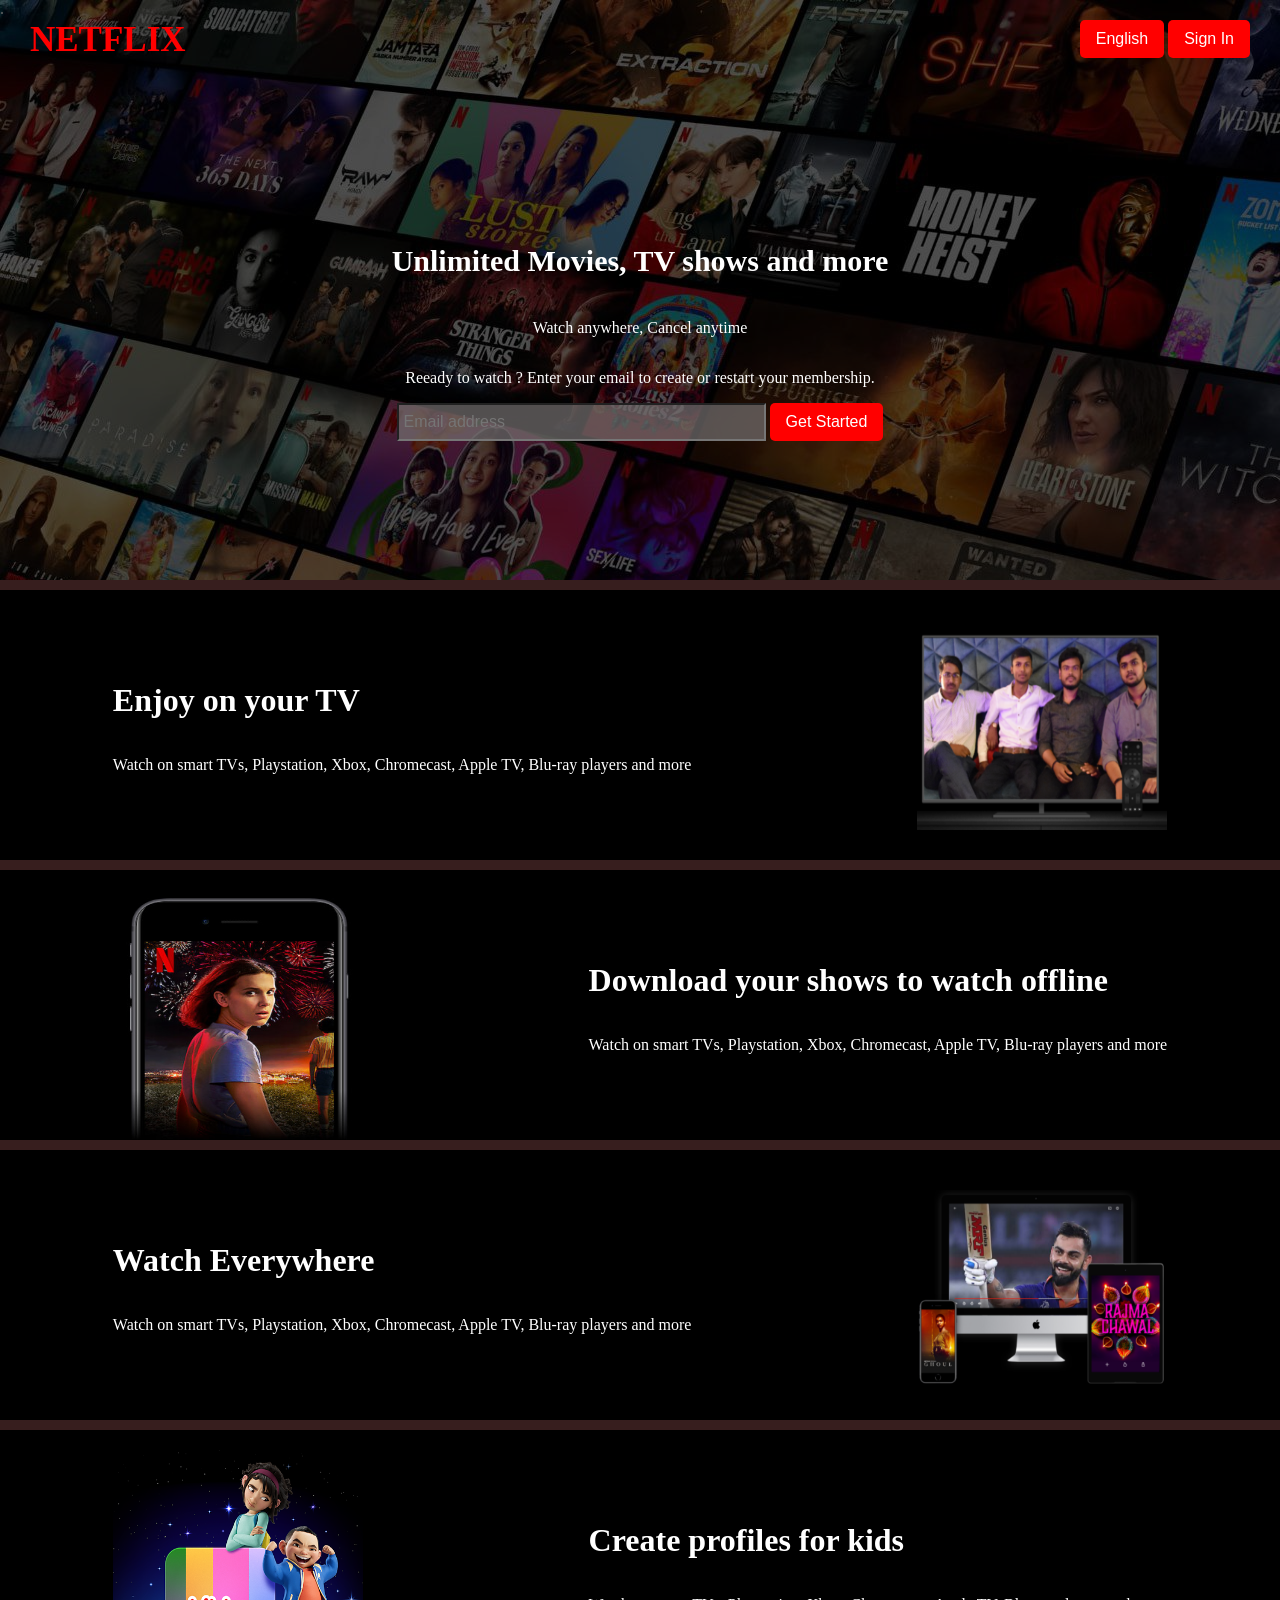
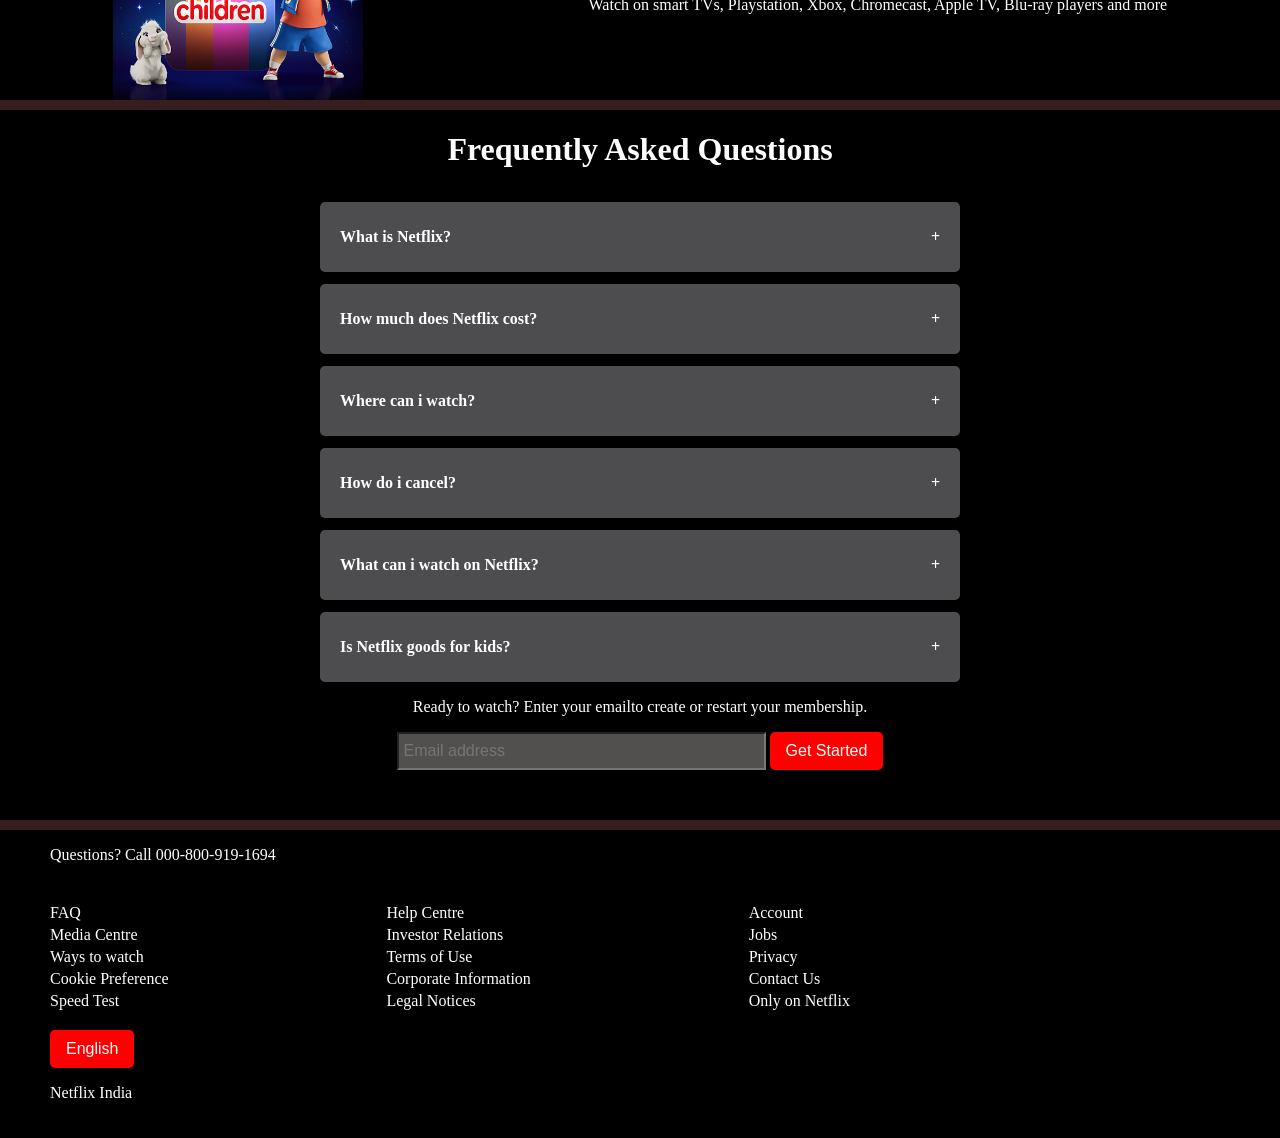
<file: Netflix/index.html>
<!DOCTYPE html>
<html lang="en">
  <head>
    <meta charset="UTF-8" />
    <meta name="viewport" content="width=device-width, initial-scale=1.0" />
    <title>Netflix</title>
    <link rel="stylesheet" href="style.css" />
  </head>
  <body>
    <nav>
      <div class="image">.</div>
      <header>
        <h1 class="logo">NETFLIX</h1>
        <div class="heading">
            
                <button class="dd-btn">English</button>
               
          <button>Sign In</button>
        </div>
      </header>

      <div class="main">
        <h1>Unlimited Movies, TV shows and more</h1>
        <p>Watch anywhere, Cancel anytime</p>
        <p>
          Reeady to watch ? Enter your email to create or restart your
          membership.
        </p>
        <div class="main1">
          <input type="email" placeholder="Email address" id="email" />
          <button>Get Started</button>
        </div>
      </div>
    </nav>

    <div class="line"></div>

    <div class="content">
      <div class="content1">
        <h1>Enjoy on your TV</h1>
        <p>
          Watch on smart TVs, Playstation, Xbox, Chromecast, Apple TV, Blu-ray
          players and more
        </p>
      </div>
      <div class="content2">
        <img src="images/TV.png" alt="screen" />
      </div>
    </div>

    <div class="line"></div>

    <div class="content">
      <div class="content3">
        <img src="images/girl.png" alt="screen" />
      </div>

      <div class="content1">
        <h1>Download your shows to watch offline</h1>
        <p>
          Watch on smart TVs, Playstation, Xbox, Chromecast, Apple TV, Blu-ray
          players and more
        </p>
      </div>
    </div>

    <div class="line"></div>

    <div class="content">
      <div class="content1">
        <h1>Watch Everywhere</h1>
        <p>
          Watch on smart TVs, Playstation, Xbox, Chromecast, Apple TV, Blu-ray
          players and more
        </p>
      </div>
      <div class="content2">
        <img src="images/mobile.png" alt="screen" />
      </div>
    </div>

    <div class="line"></div>

    <div class="content">
      <div class="content3">
        <img src="images/children.png" alt="screen" />
      </div>

      <div class="content1">
        <h1>Create profiles for kids</h1>
        <p>
          Watch on smart TVs, Playstation, Xbox, Chromecast, Apple TV, Blu-ray
          players and more
        </p>
      </div>
    </div>

    <div class="line"></div>

    <div class="frequently">
      <h1>Frequently Asked Questions</h1>
      <div class="free">
        <p>What is Netflix?</p>
        <p>+</p>
      </div>

      <div class="free">
        <p>How much does Netflix cost?</p>
        <p>+</p>
      </div>

      <div class="free">
        <p>Where can i watch?</p>
        <p>+</p>
      </div>

      <div class="free">
        <p>How do i cancel?</p>
        <p>+</p>
      </div>

      <div class="free">
        <p>What can i watch on Netflix?</p>
        <p>+</p>
      </div>

      <div class="free">
        <p>Is Netflix goods for kids?</p>
        <p>+</p>
      </div>

      <p>
        Ready to watch? Enter your emailto create or restart your membership.
      </p>
      <div class="main1">
        <input type="email" placeholder="Email address" id="email" />
        <button>Get Started</button>
      </div>
    </div>

    <div class="line"></div>

    <footer class="down">
      <p>Questions? Call 000-800-919-1694</p>
      <div class="footer">
        <div class="foot">
          <a href="">FAQ</a>
          <a href="">Media Centre</a>
          <a href="">Ways to watch</a>
          <a href="">Cookie Preference</a>
          <a href="">Speed Test</a>
        </div>

        <div class="foot1">
          <a href="">Help Centre</a>
          <a href="">Investor Relations</a>
          <a href="">Terms of Use</a>
          <a href="">Corporate Information</a>
          <a href="">Legal Notices</a>
        </div>

        <div class="foot2">
          <a href="">Account</a>
          <a href="">Jobs</a>
          <a href="">Privacy</a>
          <a href="">Contact Us</a>
          <a href="">Only on Netflix</a>
        </div>
      </div>

      
        <button>English</button>
      <p>Netflix India</p>
    </footer>
  </body>
</html>
</file>
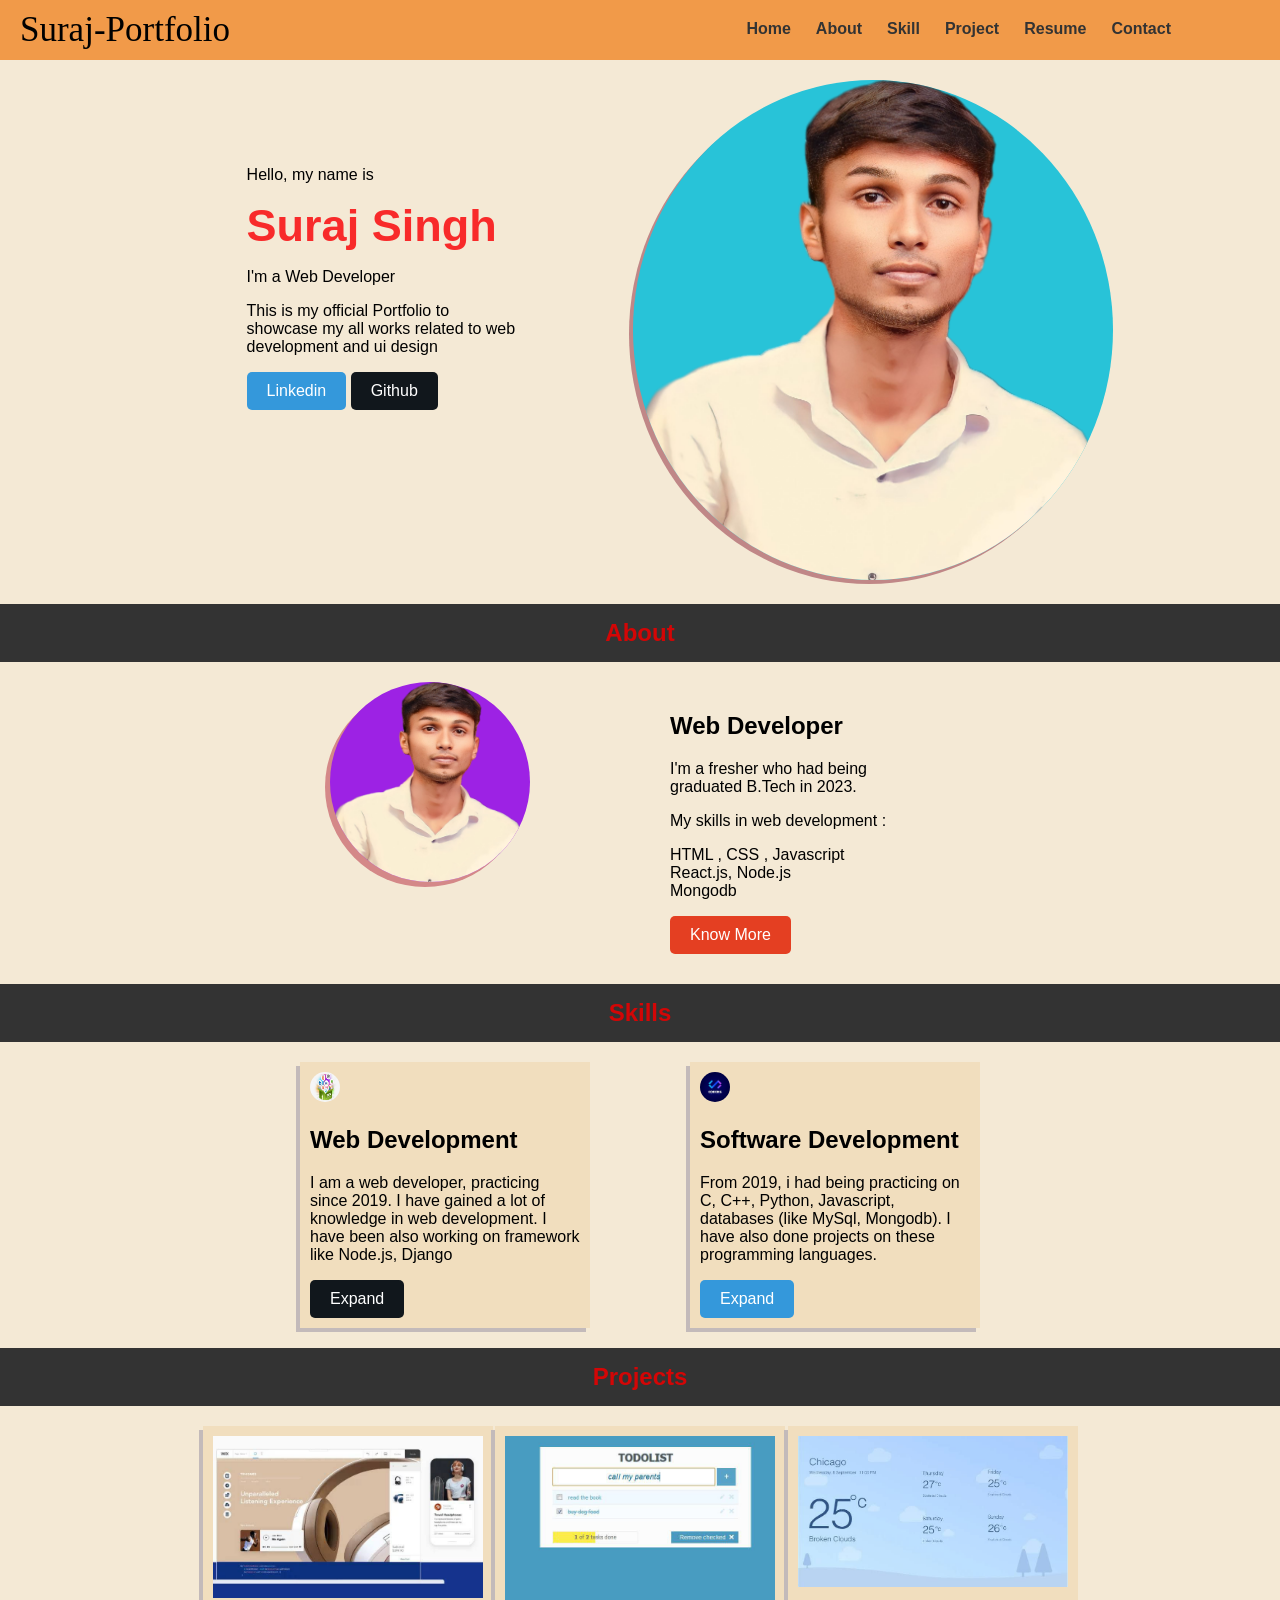
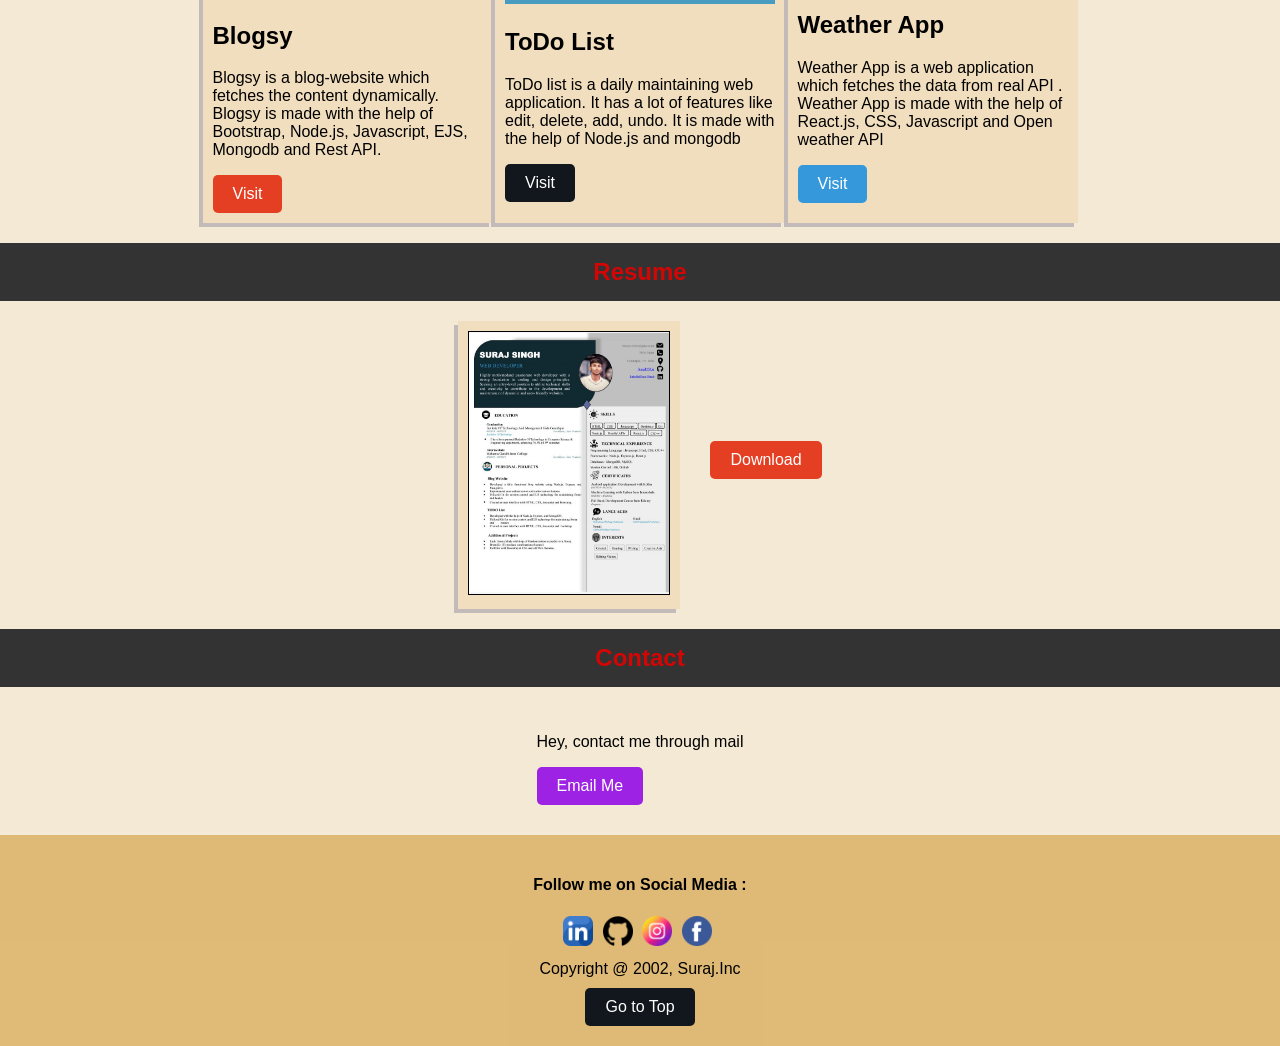
<file: SurajPortfolio/index.html>
<!DOCTYPE html>
<html lang="en">
<head>
    <meta charset="UTF-8">
    <meta name="viewport" content="width=device-width, initial-scale=1.0">
    <title>Suraj-Portfolio</title>
    <link rel="stylesheet" href="css/colors.css">
    <link rel="stylesheet" href="css/media.css">
    <link rel="stylesheet" href="css/suraj.css">
</head>
<body>
    <nav class="header">
        <div class="head-1">
            Suraj-Portfolio
        </div>

        <div class="head-2">
            <li ><a href="#home">Home</a></li>
            <li class="sorry"><a href="#about">About</a></li>
            <li><a href="#skill">Skill</a></li>
            <li><a href="#project">Project</a></li>
            <li class="sorry"><a href="#resume">Resume</a></li>
            <li><a href="#contact">Contact</a></li>
        </div>
    </nav>

    <section class="skill" id="home">

        <div class="skill-1 headerX section1">
            <p>Hello, my name is</p>
            <h1 class="res">Suraj Singh</h1>
            <p>I'm a Web Developer</p>
            <p>This is my official Portfolio to showcase my all works related to web development and ui design</p>
            <button class="click click1"><a href="https://www.linkedin/in/suraj-singh-b869a4246">Linkedin</a></button>
            <button class="click click2"><a href="https://github.com/Suraj125Raj">Github</a></button>
        </div>

        <div class="section-2">
            <img class="box" src="images/cleared.png" alt="Suraj image">
        </div>
    </section>


    <section class="striper background1"  id="about">
        About
    </section>

    <section class="skill">
        <div class="about-1">
            <img class="pen" src="images/cleared.png" alt="suraj image">
        </div>

        <div class="skill-1 gap center ">
            <h2 class="res">Web Developer</h2>
            <p>I'm a fresher who had being graduated B.Tech in 2023.</p>
            <p>My skills in web development : 
                <li>HTML , CSS , Javascript</li>
                <li>React.js, Node.js</li>
                <li>Mongodb</li>
            </p>
            <button class="click click3"><a href="">Know More</a></button>
        </div>
    </section>

    <section class="striper background1" id="skill">
        Skills
    </section>

    <section class="skill" >
        <div class="skill-1 gap card ">
            <img class="project" src="images/web.jpg" alt="logo">
            <h2 class="res">Web Development</h2>
            <p>I am a web developer, practicing since 2019. I have gained a lot of knowledge in web development. 
                I have been also working on framework like Node.js, Django</p>
            <button class="click click2"><a href="">Expand</a></button>
        </div>

        <div class="skill-1 gap card">
            <img class="project" src="images/software.jpg" alt="logo">
            <h2 class="res">Software Development</h2>
            <p>From 2019, i had being practicing on C, C++, Python, Javascript, databases (like MySql, Mongodb). 
                I have also done projects on these programming languages.</p>
            <button class="click click1"><a href="">Expand</a></button>
        </div>
    </section>

    <section class="striper background1" id="project">
        Projects
    </section>

    <section class="skill" >
        <div class="skill-1 gap card">
            <img class="project-logo" src="images/BlogWebsite.jpg" alt="Blogsy image">
            <h2>Blogsy</h2>
            <p>Blogsy is a blog-website which fetches the content dynamically. Blogsy is made with the help of Bootstrap, 
                Node.js, Javascript, EJS, Mongodb and Rest API.</p>
            <button class="click click3"><a href="">Visit</a></button>
        </div>

        <div class="skill-1 gap card">
            <img class="project-logo" src="images/todo.jpg" alt="ToDo list Image">
            <h2>ToDo List</h2>
            <p>ToDo list is a daily maintaining web application. It has a lot of features like edit, delete, add, undo.
                 It is made with the help of Node.js and mongodb</p>
            <button class="click click2"><a href="">Visit</a></button>
        </div>

        <div class="skill-1 gap card">
            <img class="project-logo" src="images/weather.jpg" alt="Weather App Image">
            <h2>Weather App</h2>
            <p>Weather App is a web application which fetches the data from real API . Weather App is made with
                 the help of React.js, CSS, Javascript and Open weather API</p>
            <button class="click click1"><a href="">Visit</a></button>
        </div>
    </section>

    <section class="striper background1" id="resume">
        Resume
    </section>

    <section class="skills" >
        <div class="skill-1 gap card">
            <img class="resume" src="images/resume.jpg" alt="resume">
        </div>

        <div class="resume-2">
            <button class="click click3"><a href="images/Suraj Singh Resume.pdf" download>Download</a></button>
        </div>
    </section>

    <section class="striper background1"  id="contact">
        Contact
    </section>

    <section class="skill">
        <div class="skill-1 gap">
        <p  class="res">Hey, contact me through mail</p>
        <button class="click click4"><a href="mailto:suraj1252002@gmail.com">Email Me</a></button>
    </div>
    </section>

    <footer>
        <h4>Follow me on Social Media :</h4>
        <div class="footer-1">
                <span><a href="https://www.linkedin/in/suraj-singh-b869a4246"><img src="images/linkedin.png" alt="Linkdin"></a></span>
                <span><a href="https://github.com/Suraj125Raj"><img src="images/github.png" alt="Github"></a></span>
                <span><a href="https://www.instagram.com/suraj1252002/"><img src="images/instagram.png" alt="Instagram"></a></span>
                <span><a href="https://m.facebook.com/profile.php/?id=100014153435135"><img src="images/facebook.png" alt="Facebook"></a></span>
        </div>
        <div class="footer-2">
            Copyright @ 2002, Suraj.Inc
        </div>
        <button class="click click2"><a href="#home">Go to Top</a></button>
    </footer>
</body>
</html>
</file>
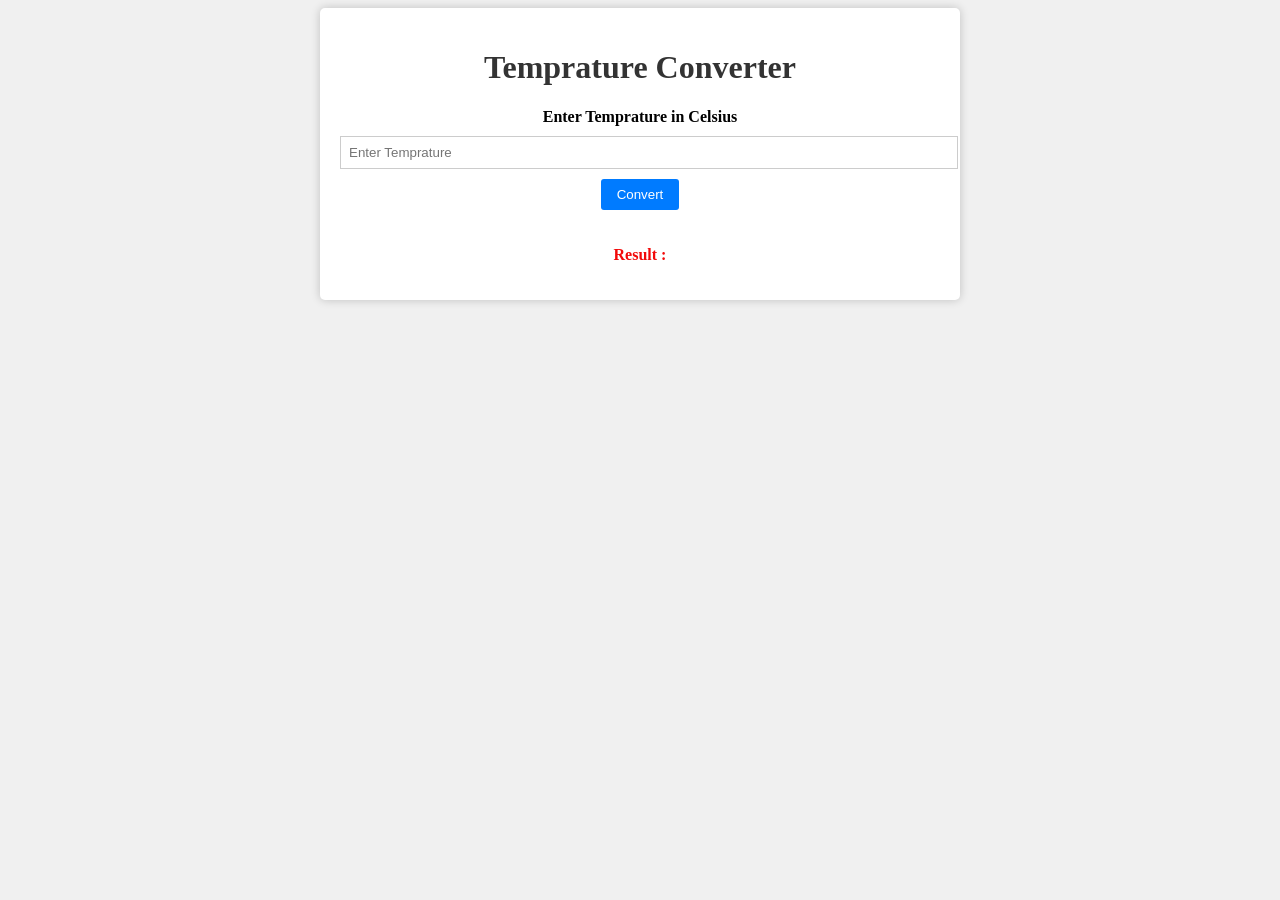
<file: Temprature Converter/index.html>
<!DOCTYPE html>
<html lang="en">
<head>
    <meta charset="UTF-8">
    <meta name="viewport" content="width=device-width, initial-scale=1.0">
    <title>Temprature Converter</title>
    <link rel="stylesheet" href="style.css">
</head>
<body>
    <div class="container">
        <h1>Temprature Converter</h1>
        <div class="input-container">
            <label for="celcius">Enter Temprature in Celsius</label>
            <input type="number" id="celsius" placeholder="Enter Temprature" step="0.01">
            <button onclick="convertTemprature()">Convert</button>
        </div>
        <div class="output-container">
            <p>Result : </p>
            <p id="result"> </p>
        </div>
    </div>
    <script src="script.js"></script>
</body>
</html>
</file>
<file: Netflix/style.css>
body{
    margin: 0;
    padding: 0;
    box-sizing: border-box;
    color: #fff;
    background-color: rgb(0, 0, 0);
}

.image{
    background-image: url(images/movie.jpg);
    background-size: cover;
    filter: opacity(40%);
    position: absolute;
    width: 100%;
    height: 580px;
    z-index: -5;
}

header{
    display: flex;
    justify-content: space-between;
    padding: 20px 30px;
    top: 100%;
}

.logo{
    color: red;
    font-size: 35px;
    margin: 0;
    padding: 0;
    font-weight: 700;
}

.main{
    top: calc(100% - 70px);
    height: 500px;
    display: flex;
    flex-direction: column;
    align-items: center;
    place-content: center;
}

.main h1{
    font-size: 30px;
}

.main1 input[type="email"]{
    padding: 8px 160px 8px 5px;
    background-color: rgba(117, 112, 112, 0.707);
    color: #fff;
    font-weight: 400;
    font-size: 16px;
}

.line{
    height: 10px;
    background-color: rgb(55, 30, 30);
}

.content{
    display: flex;
    justify-content: space-around;
    height: 270px;
}

.content1{
    display: flex;
    flex-direction: column;
    place-content:center ;
}

.frequently{
    display: flex;
    flex-direction: column;
    align-items: center;
    padding-bottom: 50px;
}

.free{
    display: flex;
    justify-content:space-between;
    background-color: rgba(85, 85, 88, 0.904);
    padding: 10px 20px;
    margin-top: 12px;
    width: 600px;
    font-size: 16px;
    font-weight: 700;
    color: #fff;
    border-radius: 5px;
}
button{
    background-color: red;
    color: #fff;
    padding: 10px 16px;
    border: none;
    border-radius: 5px;
    font-size: 16px;
}

button:hover{
    background-color: rgb(237, 48, 48);
}

.down{
    padding-left: 50px;
    padding-bottom: 20px;
}

.footer{
    display: flex;
    max-width:800px ;
    justify-content: space-between;
    padding: 20px 0px;
}

a{
    display: block;
    text-decoration: none;
    margin-top: 4px;
    color: #fff;
}

.content2 img{
    width: 250px;
    height: 200px;
    margin-top: 40px;
}

.content3 img{
    width: 250px;
    height: 250px;
    margin-top: 20px;
}
</file>
<file: SurajPortfolio/css/colors.css>
.background1{
    background-color: #e6b3a7;
    /* background-color: #e0eaf4; ffd7cd */
    color: rgb(211, 6, 6);
    font-weight: 900;
    font-size: 30px;
}

.click{
     border: none;
     color: white;
     padding: 10px 20px;
     text-align: center;
     text-decoration: none;
     display: inline-block;
     font-size: 16px;
     border-radius: 5px;
     cursor: pointer;
     transition: background-color 0.3s ease, transform 0.3s ease;
}

.click1:hover{
    background-color: #2980b9;
    /* transform: scale(1.05); */
    transform: skewX(15deg);
}

.click1{
    background-color: #3498db;
}

.click2{
    background-color: #11171c;
}

.click2:hover{
    background-color: #2e3439;
    /* transform: scale(1.05); */
    transform: skewY(10deg);
}

.click3{
    background-color: #e43f22;
}

.click3:hover{
    background-color: #f16d58;
    /* transform: scale(1.05); */
    transform: skewY(10deg);
}

.click4{
    background-color: #9d22e4;
}

.click4:hover{
    background-color: #b467ef;
    /* transform: scale(1.05); */
    transform: rotateY(150deg) rotate(360deg);

}

.card{
    background-color: #f1debe;
    box-shadow: -4px 4px #c3baba;
}

.card:hover{
    background-color: #f3d8a9;
    box-shadow: -4px 4px #c3baba;
    transform: skewY(8deg) scale(1.07);
}

.box{
    box-shadow: -4px 4px #c08787;
    border-radius: 50%;
    background-color: #28c3d8;
}

.box:hover{
    background-color: #8352d2;
    /* transform: rotate(90deg); */
    transform: rotateY(150deg) rotate(360deg);
    transition-duration: 2s;
}

.pen{
    background-color: #9d22e4;
}

.pen:hover{
    background-color: #f00997;
    /* transform: rotateY(150deg); */
    transform: rotateY(150deg)  scale(1.4) skew(20deg, 10deg) translate(-5px, -4px);
    transition-duration: 2s;

}
</file>
<file: SurajPortfolio/css/media.css>
@media (max-width:758px) {
    
    li{
        margin-right:15px;
    }

    .head-1{
        font-size: 20px;
    }

    .res{
        width: 270px;
    }

    .center{
        text-align: center;
    }

    .head-2{
       margin: 0 0 10px 10px;
    }

    .skill{
        display: flex;
        flex-direction: column;
        align-items: center;
        margin: 0 0 20px 0;
        padding: 0;
    }

    .skill-1{
        margin-top: -50px;
    }

    .section-2{
        display: none;
    }

    .about-1{
        margin-top: 20px;
    }

    .margin{
        margin-left: 80px;
    }

    .gap{
        margin: 12px 0 20px 0;
    }

    .sorry{
        display: none;
    }
}
</file>
<file: SurajPortfolio/css/suraj.css>
body{
    margin: 0;
    padding: 0;
    box-sizing: border-box;
    font-family: Arial, Helvetica, sans-serif;
    background-color: #f4e9d5;
}

li{
    list-style: none;
    margin-right: 25px;
}

a{
    text-decoration: none;
    color: #fff;
}

.headerX h1{
    font-size: 45px;
    color: rgb(248, 42, 42);
    padding: 0;
    margin: 0;
}

.header{
    display: flex;
    justify-content: space-between;
    background-color: #f19a49;
    /* color: aliceblue; */
    padding: 10px 20px;
    font-weight: 700;
    position: sticky;
    top: 0;
    z-index: 100;
}

.head-1{
    font-size: 35px;
    /* font-family: cursive; */
    font-weight: 500;
    font-family: fantasy;
}

.head-2{
    display: flex;
    margin-right: 4rem;
    padding-top: 10px;
}

.head-2 li a{
    color: #333;
}

/* Banner */

.striper{
    background-color: #333;
    text-align: center;
    padding: 15px 0;
    font-size: 24px;
}

/* skills  */

.skill{
    display: flex;
    padding: 20px 200px;
    justify-content: space-evenly;
}

.skills{
    display: flex;
    padding: 20px 200px;
    justify-content: center;
}

.resume-2{
    margin:120px 0 0 30px;
    
}

.skill-1{
    max-width: 270px;
    padding: 10px;
}

/* Footer */

footer{
    display: flex;
    flex-direction: column;
    align-items: center;
    background-color: #dcb265d7;
    padding :20px 0; 
}

.footer-1{
    align-items: center;
}

.footer-1 span a img{
    width: 30px;
    height: 30px;
    border-radius: 5px;
    margin-right: 5px;
}

.footer-2{
    margin: 10px 0;
    font-weight: 500;
}

/* Additional Requirement */

.section-2 img{
    max-width: 500px;
    max-height: 500px;
    position: relative;
    bottom: px;
    left: 70px;
    margin: 0;
    padding: 0;
}

.headerX{
    padding-top: 70px;
}

.about-1 img{
    width: 200px;
    height: 200px;
    border-radius: 50%;
    box-shadow: -5px 5px rgb(212, 136, 136);
}

.project{
    width: 30px;
    height: 30px;
    border-radius: 50%;
}

.project-logo{
    max-width: 270px;
    max-height: 200px;
}

.resume{
    max-width: 200px;
    border: 1px solid black;
    
}

.head-2 li:hover{
    transform: scale(1.35);
}
</file>
<file: Temprature Converter/style.css>
body{
    font-family: 'Times New Roman', Times, serif;
    background-color: #f0f0f0;
}

.container{
    max-width: 600px;
    margin: 0 auto;
    padding: 20px;
    background-color: #ffffff;
    border-radius: 5px;
    box-shadow: 0 0 10px rgba(0, 0, 0, 0.2);
}

h1{
    text-align: center;
    color: #333;
}

.input-container{
    margin-top: 20px;
    text-align: center;
}

label{
    font-weight: bold;
}

input[type = "number"]{
    width: 100%;
    padding: 8px;
    border: none;
    border: 1px solid #ccc;
    cursor: pointer;
    margin-top: 10px;
}

button{
    background-color: #007bff;
    color: #fff;
    border: none;
    padding: 8px 16px;
    border-radius: 3px;
    cursor: pointer;
    margin-top: 10px;
}

.button:hover{
    background-color: #355e8aca;
}

.output-container{
    display: flex;
    margin-top: 20px;
    justify-content: center;
}

p{
    font-weight: bold;
    color: #f20909;
}

#result{
    color: #000;
}
</file>
